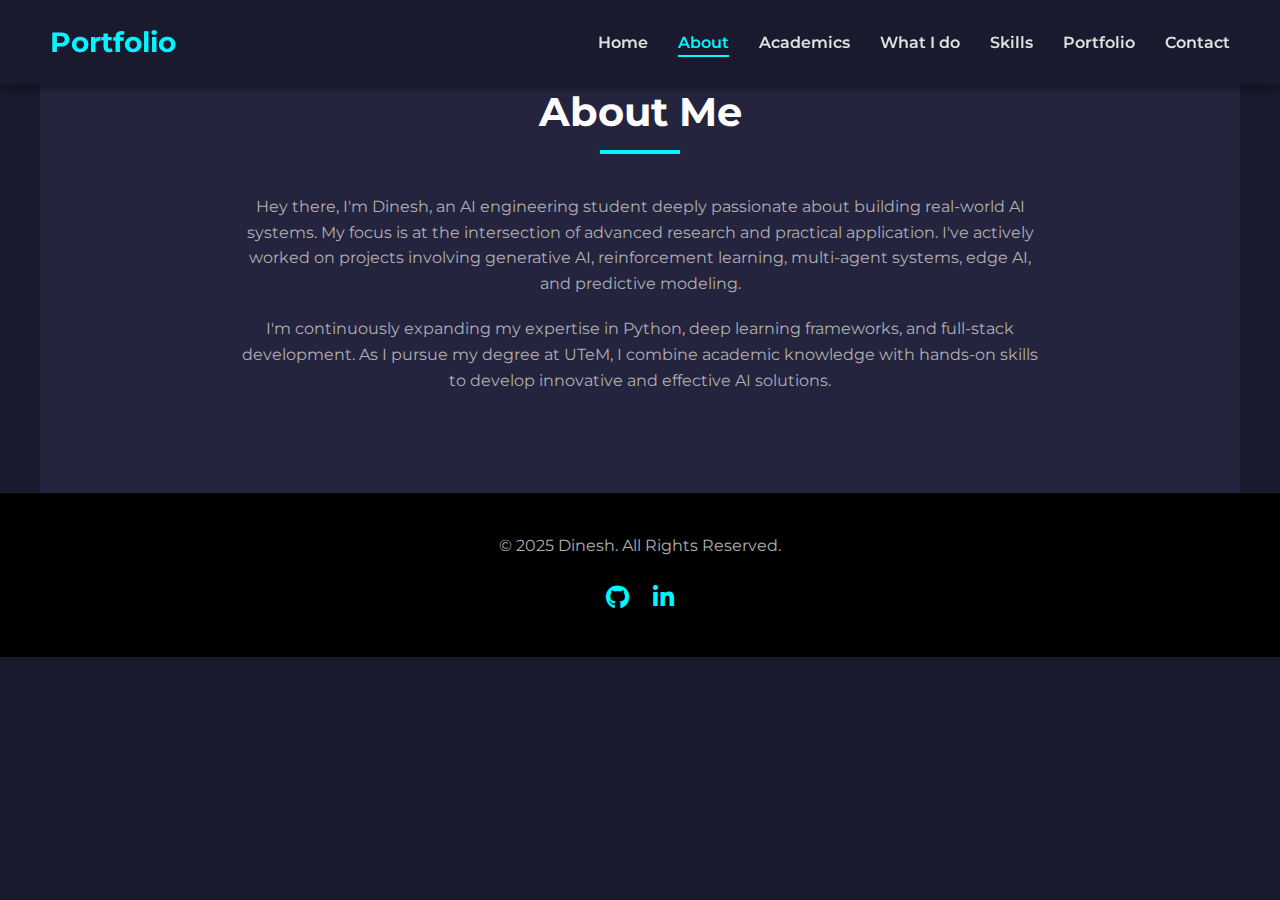
<file: about.html>
<!DOCTYPE html>
<html lang="en">
<head>
    <meta charset="UTF-8">
    <meta name="viewport" content="width=device-width, initial-scale=1.0">
    <title>About Me - Personal Digital Portfolio</title>
    <link rel="stylesheet" href="styles.css">
    <link rel="preconnect" href="https://fonts.googleapis.com">
    <link rel="preconnect" href="https://fonts.gstatic.com" crossorigin>
    <link href="https://fonts.googleapis.com/css2?family=Montserrat:wght@400;600;700&display=swap" rel="stylesheet">
    <link rel="stylesheet" href="https://cdnjs.cloudflare.com/ajax/libs/font-awesome/6.5.1/css/all.min.css">
</head>
<body>
    <header>
        <div class="logo">Portfolio</div>
        <nav>
            <ul class="nav-menu">
                <li><a href="home.html">Home</a></li>
                <li><a href="about.html" class="active">About</a></li>
                <li><a href="academics.html">Academics</a></li>
                <li><a href="whatido.html">What I do</a></li>
                <li><a href="skills.html">Skills</a></li>
                <li><a href="portfolio.html">Portfolio</a></li>
                <li><a href="contact.html">Contact</a></li>
            </ul>
            <div class="hamburger">
                <span></span><span></span><span></span>
            </div>
        </nav>
    </header>

    <section id="about" class="about">
        <h2>About Me</h2>
        <p>Hey there, I'm Dinesh, an AI engineering student deeply passionate about building real-world AI systems. My focus is at the intersection of advanced research and practical application. I've actively worked on projects involving generative AI, reinforcement learning, multi-agent systems, edge AI, and predictive modeling. 
        </p>
        <p>I'm continuously expanding my expertise in Python, deep learning frameworks, and full-stack development. As I pursue my degree at UTeM, I combine academic knowledge with hands-on skills to develop innovative and effective AI solutions.</p>
    </section>

    <footer>
        <p>© 2025 Dinesh. All Rights Reserved.</p>
        <div class="social-icons">
            <a href="https://github.com/dineshmc1" target="_blank"><i class="fab fa-github"></i></a>
            <a href="https://www.linkedin.com/in/dinesh-rama-140794197/" target="_blank"><i class="fab fa-linkedin-in"></i></a>
        </div>
    </footer>

    <div class="back-to-top">↑</div>

    <script src="script.js"></script>
</body>
</html>
</file>
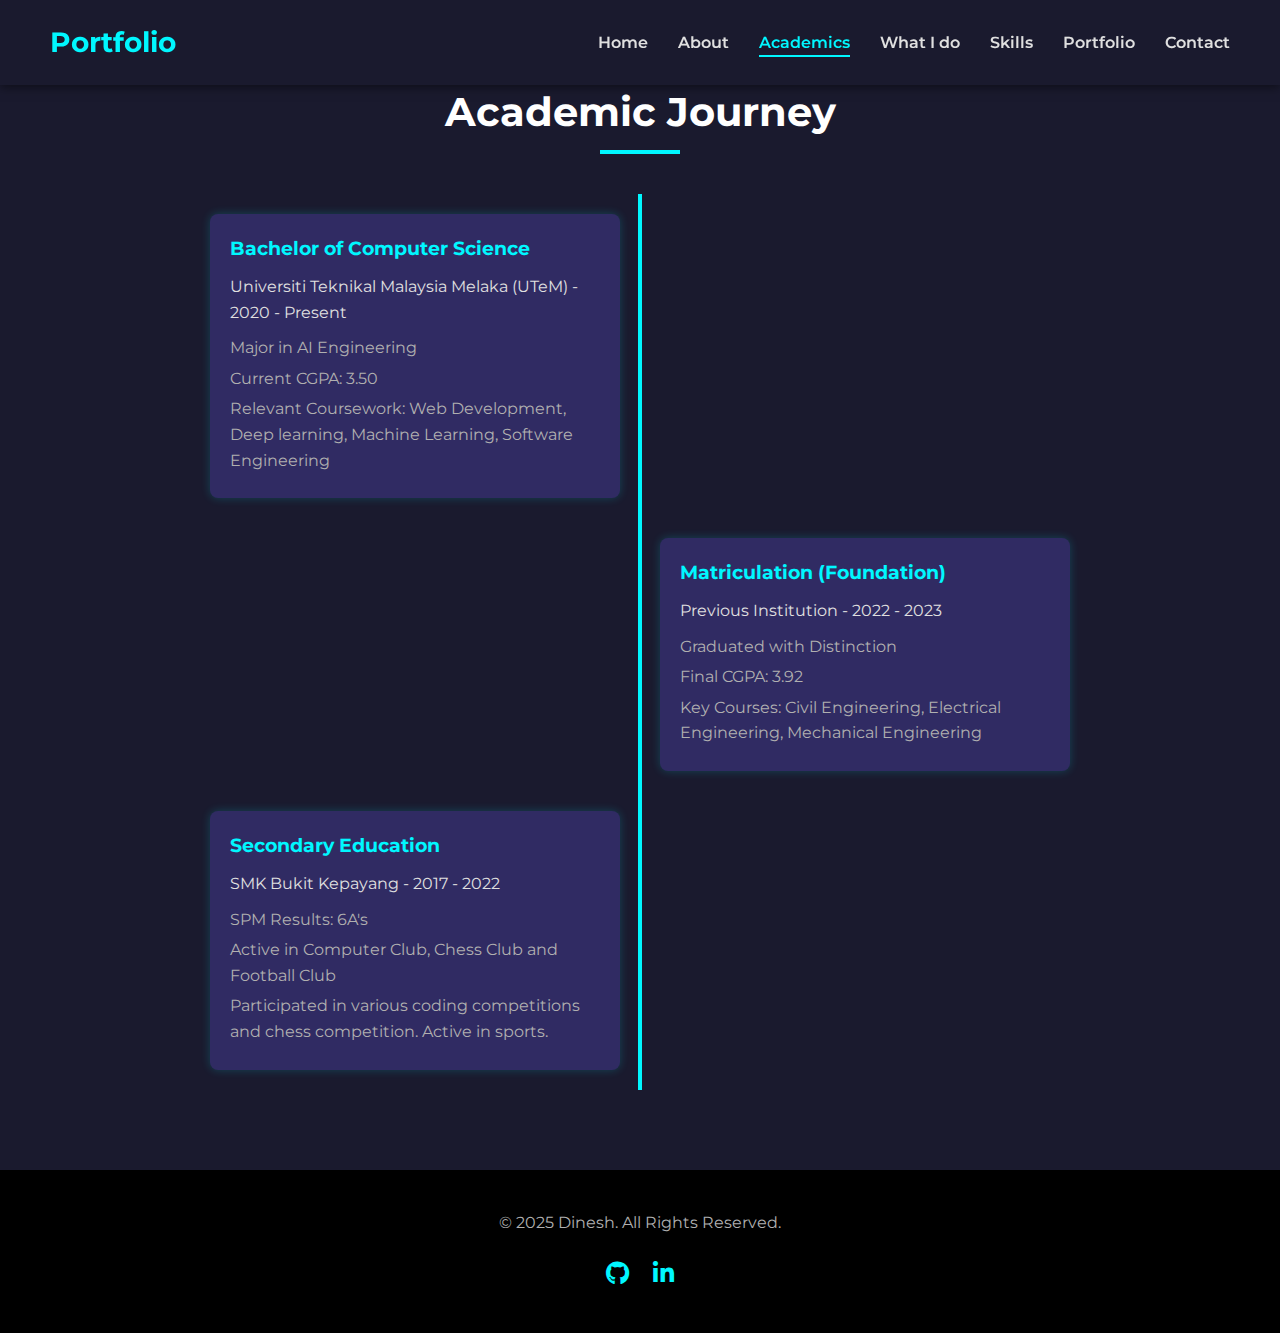
<file: academics.html>
<!DOCTYPE html>
<html lang="en">
<head>
    <meta charset="UTF-8">
    <meta name="viewport" content="width=device-width, initial-scale=1.0">
    <title>Academics - Personal Digital Portfolio</title>
    <link rel="stylesheet" href="styles.css">
    <link rel="preconnect" href="https://fonts.googleapis.com">
    <link rel="preconnect" href="https://fonts.gstatic.com" crossorigin>
    <link href="https://fonts.googleapis.com/css2?family=Montserrat:wght@400;600;700&display=swap" rel="stylesheet">
    <link rel="stylesheet" href="https://cdnjs.cloudflare.com/ajax/libs/font-awesome/6.5.1/css/all.min.css">
</head>
<body>
    <header>
        <div class="logo">Portfolio</div>
        <nav>
            <ul class="nav-menu">
                <li><a href="home.html">Home</a></li>
                <li><a href="about.html">About</a></li>
                <li><a href="academics.html" class="active">Academics</a></li>
                <li><a href="whatido.html">What I do</a></li>
                <li><a href="skills.html">Skills</a></li>
                <li><a href="portfolio.html">Portfolio</a></li>
                <li><a href="contact.html">Contact</a></li>
            </ul>
            <div class="hamburger">
                <span></span><span></span><span></span>
            </div>
        </nav>
    </header>

    <section id="academics" class="academics">
        <h2>Academic Journey</h2>
        <div class="timeline">
            <div class="timeline-item">
                <div class="timeline-content">
                    <h3>Bachelor of Computer Science</h3>
                    <p>Universiti Teknikal Malaysia Melaka (UTeM) - 2020 - Present</p>
                    <ul>
                        <li>Major in AI Engineering</li>
                        <li>Current CGPA: 3.50</li>
                        <li>Relevant Coursework: Web Development, Deep learning, Machine Learning, Software Engineering</li>
                    </ul>
                </div>
            </div>
            <div class="timeline-item">
                <div class="timeline-content">
                    <h3>Matriculation (Foundation)</h3>
                    <p>Previous Institution - 2022 - 2023</p>
                    <ul>
                        <li>Graduated with Distinction</li>
                        <li>Final CGPA: 3.92</li>
                        <li>Key Courses: Civil Engineering, Electrical Engineering, Mechanical Engineering</li>
                    </ul>
                </div>
            </div>
            <div class="timeline-item">
                <div class="timeline-content">
                    <h3>Secondary Education</h3>
                    <p>SMK Bukit Kepayang - 2017 - 2022</p>
                    <ul>
                        <li>SPM Results: 6A's</li>
                        <li>Active in Computer Club, Chess Club and Football Club</li>
                        <li>Participated in various coding competitions and chess competition. Active in sports.</li>
                    </ul>
                </div>
            </div>
        </div>
    </section>

    <footer>
        <p>© 2025 Dinesh. All Rights Reserved.</p>
        <div class="social-icons">
            <a href="https://github.com/dineshmc1" target="_blank"><i class="fab fa-github"></i></a>
            <a href="https://www.linkedin.com/in/dinesh-rama-140794197/" target="_blank"><i class="fab fa-linkedin-in"></i></a>
        </div>
    </footer>

    <div class="back-to-top">↑</div>

    <script src="script.js"></script>
</body>
</html>
</file>
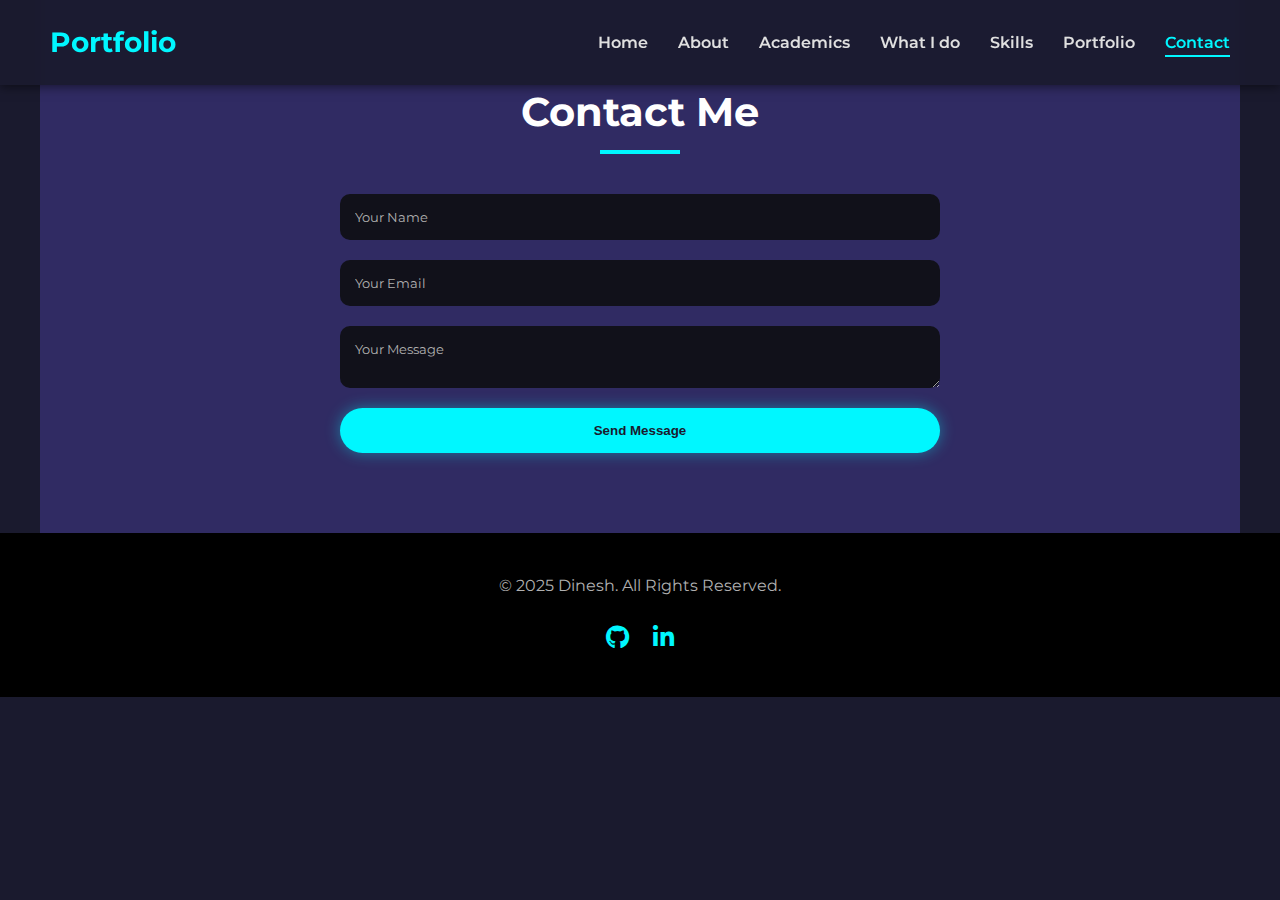
<file: contact.html>
<!DOCTYPE html>
<html lang="en">
<head>
    <meta charset="UTF-8">
    <meta name="viewport" content="width=device-width, initial-scale=1.0">
    <title>Contact Me - Personal Digital Portfolio</title>
    <link rel="stylesheet" href="styles.css">
    <link rel="preconnect" href="https://fonts.googleapis.com">
    <link rel="preconnect" href="https://fonts.gstatic.com" crossorigin>
    <link href="https://fonts.googleapis.com/css2?family=Montserrat:wght@400;600;700&display=swap" rel="stylesheet">
    <link rel="stylesheet" href="https://cdnjs.cloudflare.com/ajax/libs/font-awesome/6.5.1/css/all.min.css">
</head>
<body>
    <header>
        <div class="logo">Portfolio</div>
        <nav>
            <ul class="nav-menu">
                <li><a href="index.html">Home</a></li>
                <li><a href="about.html">About</a></li>
                <li><a href="academics.html">Academics</a></li>
                <li><a href="whatido.html">What I do</a></li>
                <li><a href="skills.html">Skills</a></li>
                <li><a href="portfolio.html">Portfolio</a></li>
                <li><a href="contact.html" class="active">Contact</a></li>
            </ul>
            <div class="hamburger">
                <span></span><span></span><span></span>
            </div>
        </nav>
    </header>

    <section id="contact" class="contact">
        <h2>Contact Me</h2>
        <form id="contact-form">
            <input type="text" name="name" placeholder="Your Name" required>
            <input type="email" name="email" placeholder="Your Email" required>
            <textarea name="message" placeholder="Your Message" required></textarea>
            <button type="submit" class="btn">Send Message</button>
        </form>
    </section>

    <footer>
        <p>© 2025 Dinesh. All Rights Reserved.</p>
        <div class="social-icons">
            <a href="https://github.com/dineshmc1" target="_blank"><i class="fab fa-github"></i></a>
            <a href="https://www.linkedin.com/in/dinesh-rama-140794197/" target="_blank"><i class="fab fa-linkedin-in"></i></a>
        </div>
    </footer>

    <div class="back-to-top">↑</div>

    <script src="script.js"></script>
</body>
</html>
</file>
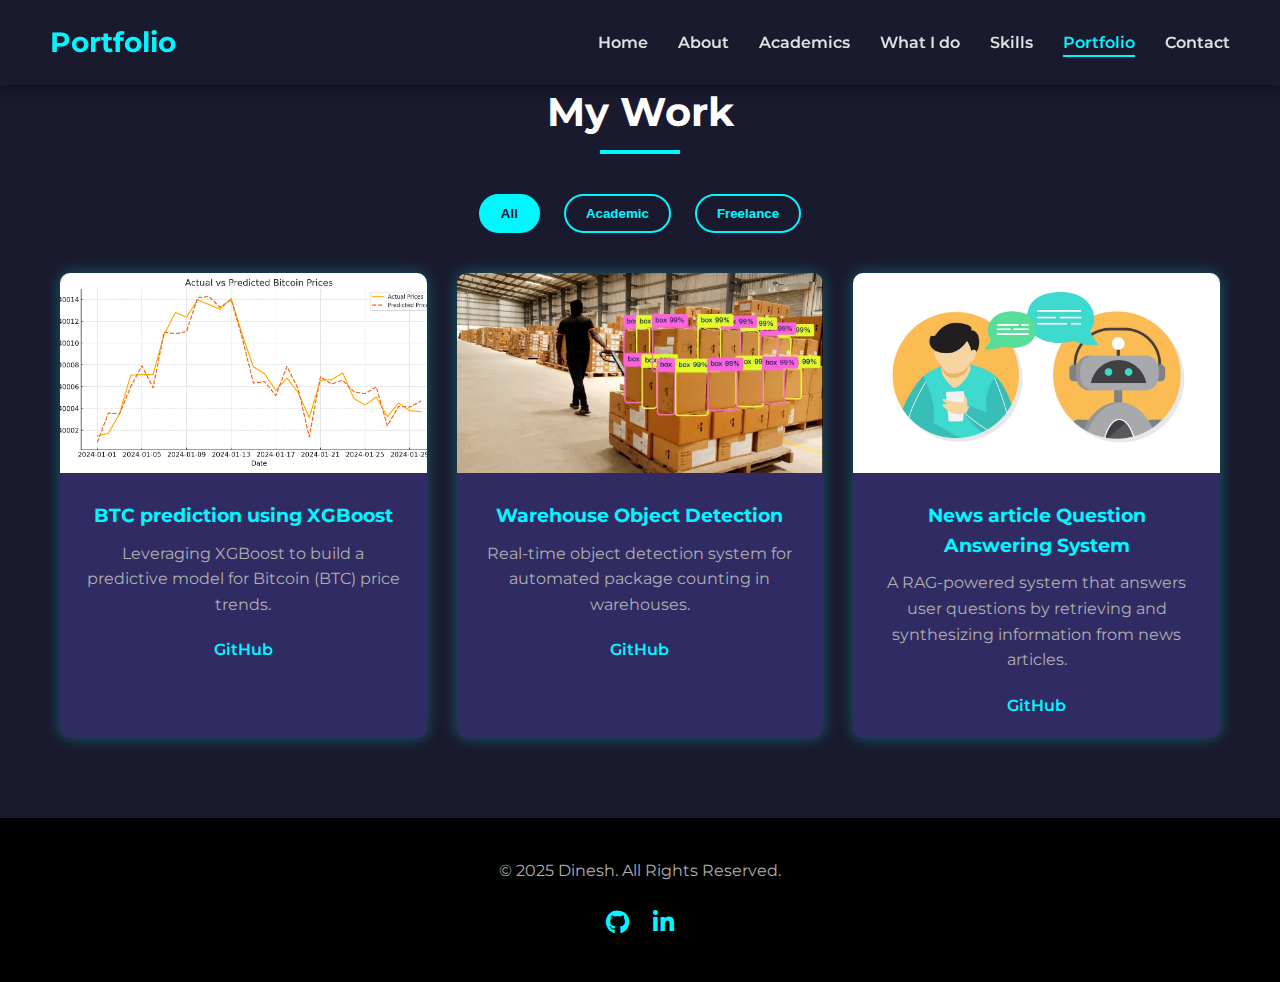
<file: portfolio.html>
<!DOCTYPE html>
<html lang="en">
<head>
    <meta charset="UTF-8">
    <meta name="viewport" content="width=device-width, initial-scale=1.0">
    <title>Portfolio - Personal Digital Portfolio</title>
    <link rel="stylesheet" href="styles.css">
    <link rel="preconnect" href="https://fonts.googleapis.com">
    <link rel="preconnect" href="https://fonts.gstatic.com" crossorigin>
    <link href="https://fonts.googleapis.com/css2?family=Montserrat:wght@400;600;700&display=swap" rel="stylesheet">
    <link rel="stylesheet" href="https://cdnjs.cloudflare.com/ajax/libs/font-awesome/6.5.1/css/all.min.css">
</head>
<body>
    <header>
        <div class="logo">Portfolio</div>
        <nav>
            <ul class="nav-menu">
                <li><a href="home.html">Home</a></li>
                <li><a href="about.html">About</a></li>
                <li><a href="academics.html">Academics</a></li>
                <li><a href="whatido.html">What I do</a></li>
                <li><a href="skills.html">Skills</a></li>
                <li><a href="portfolio.html" class="active">Portfolio</a></li>
                <li><a href="contact.html">Contact</a></li>
            </ul>
            <div class="hamburger">
                <span></span><span></span><span></span>
            </div>
        </nav>
    </header>

    <section id="portfolio" class="portfolio">
        <h2>My Work</h2>
        <div class="filter-buttons">
            <button class="filter-btn active" data-filter="all">All</button>
            <button class="filter-btn" data-filter="academic">Academic</button>
            <button class="filter-btn" data-filter="freelance">Freelance</button>
        </div>
        <div class="portfolio-grid">
            <!-- Example Project 1 -->
            <div class="portfolio-item academic" data-category="academic">
                <img src="images/btc prediction.png" alt="Project 1">
                <div class="portfolio-info">
                    <h3>BTC prediction using XGBoost</h3>
                    <p>Leveraging XGBoost to build a predictive model for Bitcoin (BTC) price trends.</p>
                    <a href="https://github.com/dineshmc1/Btc-prediction-using-XGBoost" target="_blank">GitHub</a>
                </div>
            </div>
            <!-- Example Project 2 -->
            <div class="portfolio-item freelance" data-category="freelance">
                <img src="images/warehouse.png" alt="Project 2">
                <div class="portfolio-info">
                    <h3>Warehouse Object Detection</h3>
                    <p>Real-time object detection system for automated package counting in warehouses.</p>
                    <a href="https://github.com/dineshmc1/Warehouse-Object-detection" target="_blank">GitHub</a>
                </div>
            </div>
            <!-- Example Project 3 -->
            <div class="portfolio-item academic" data-category="academic">
                <img src="images/question.png" alt="Project 3">
                <div class="portfolio-info">
                    <h3>News article Question Answering System</h3>
                    <p>A RAG-powered system that answers user questions by retrieving and synthesizing information from news articles.</p>
                    <a href="https://github.com/dineshmc1/News_article-using-rag" target="_blank">GitHub</a>
                </div>
            </div>
        </div>
    </section>

    <footer>
        <p>© 2025 Dinesh. All Rights Reserved.</p>
        <div class="social-icons">
            <a href="https://github.com/dineshmc1" target="_blank"><i class="fab fa-github"></i></a>
            <a href="https://www.linkedin.com/in/dinesh-rama-140794197/" target="_blank"><i class="fab fa-linkedin-in"></i></a>
        </div>
    </footer>

    <div class="back-to-top">↑</div>

    <script src="script.js"></script>
</body>
</html>
</file>
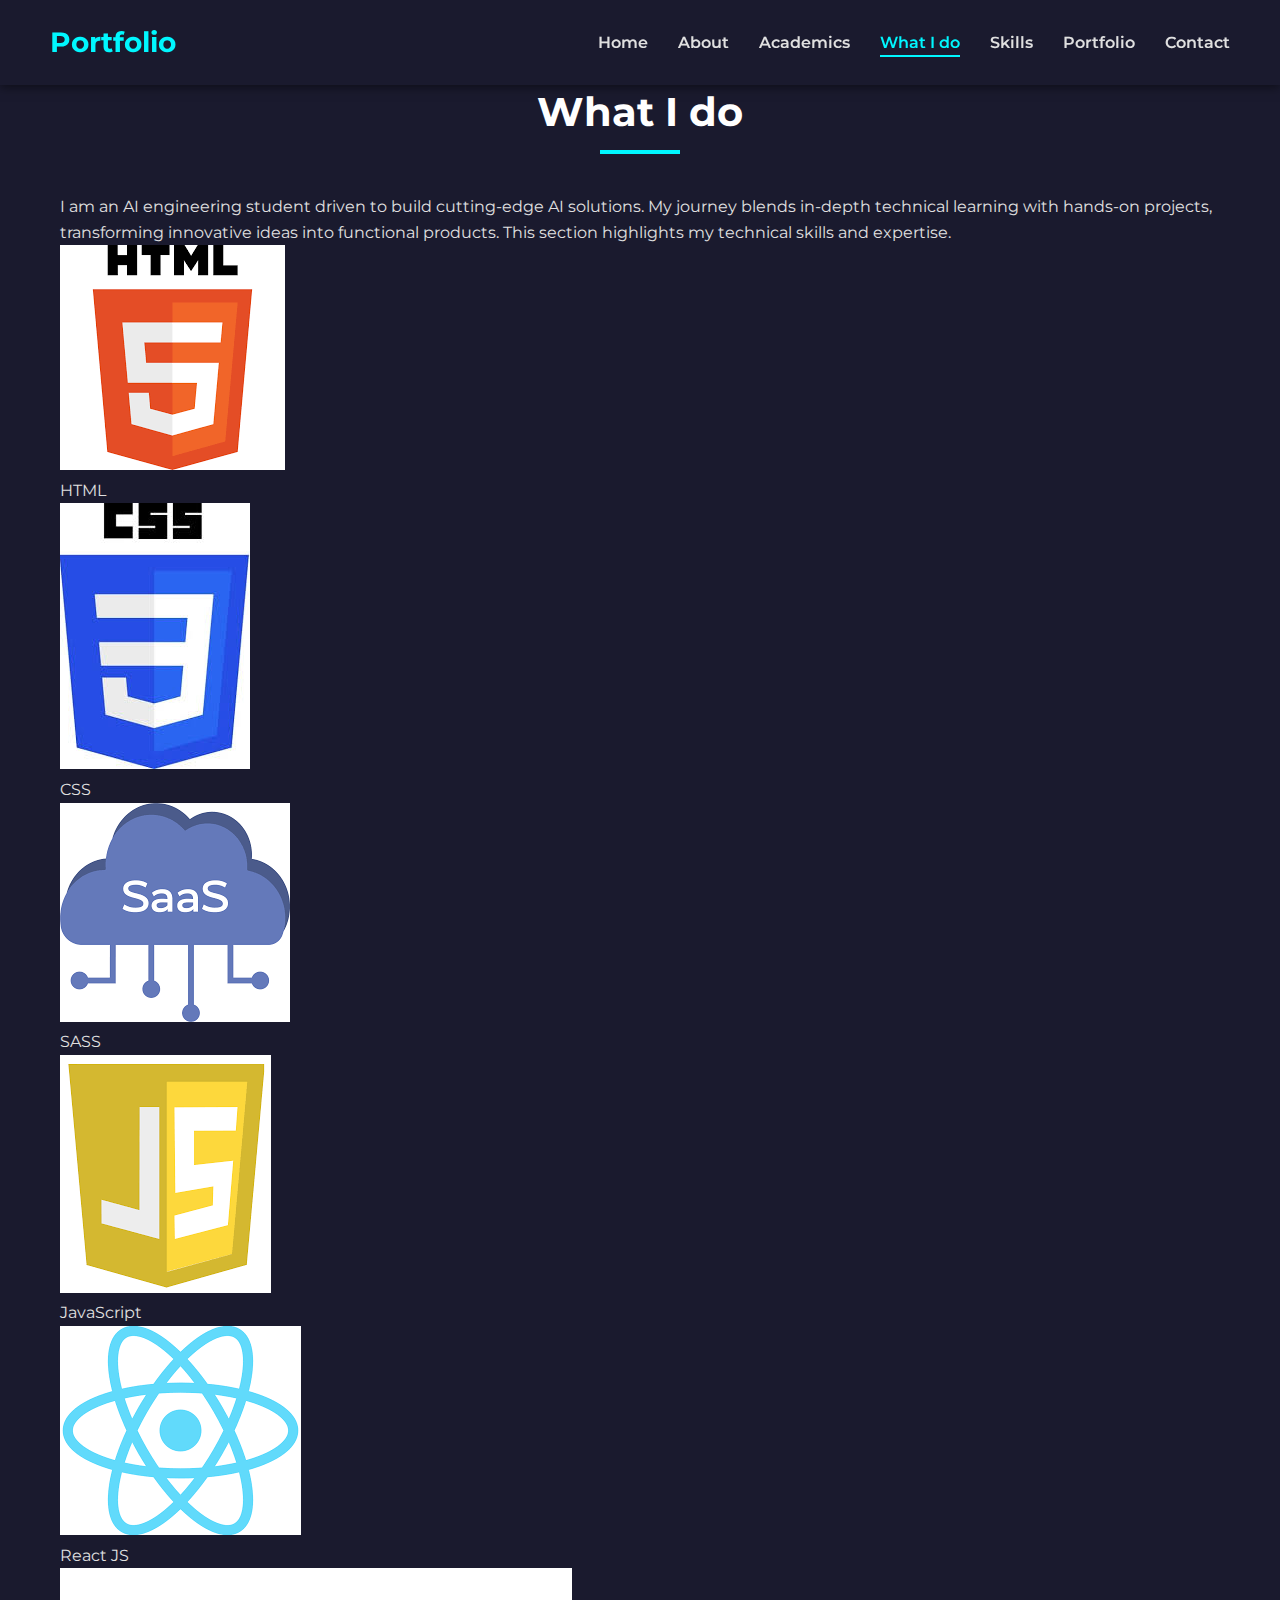
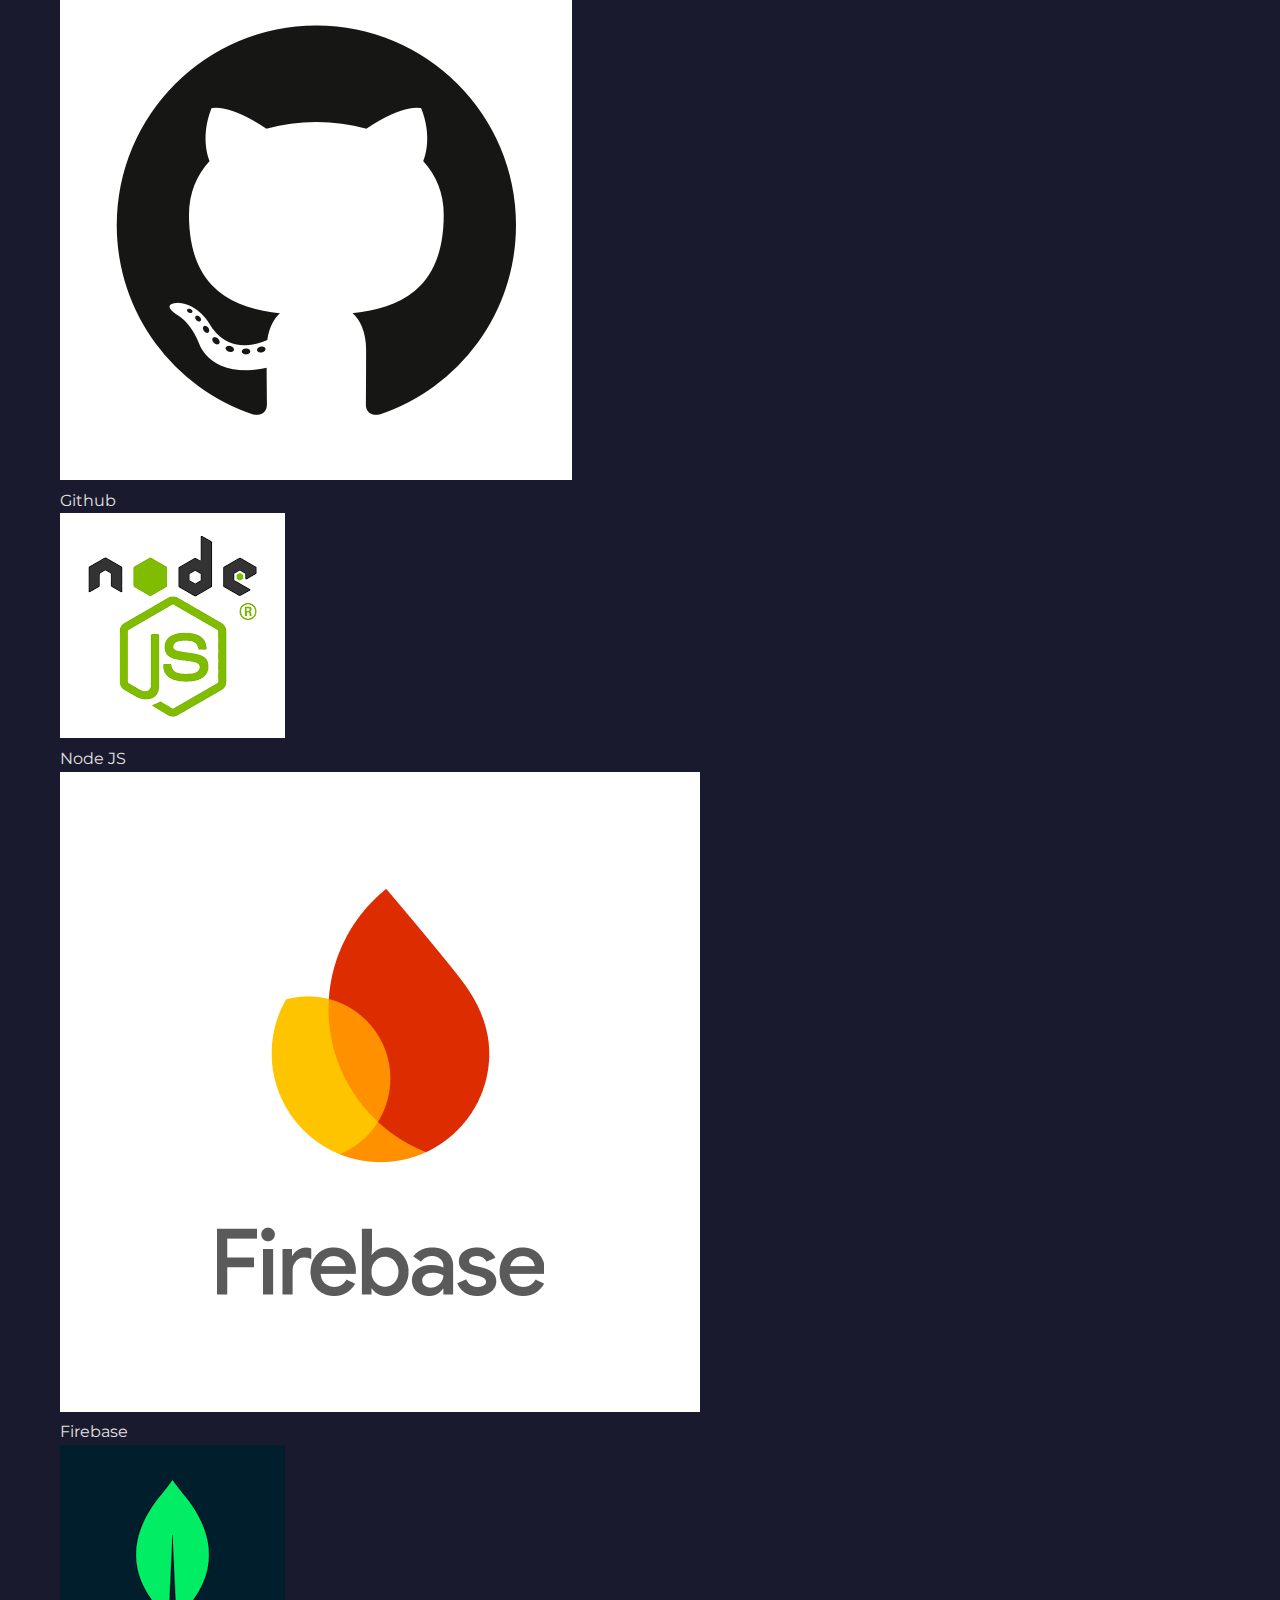
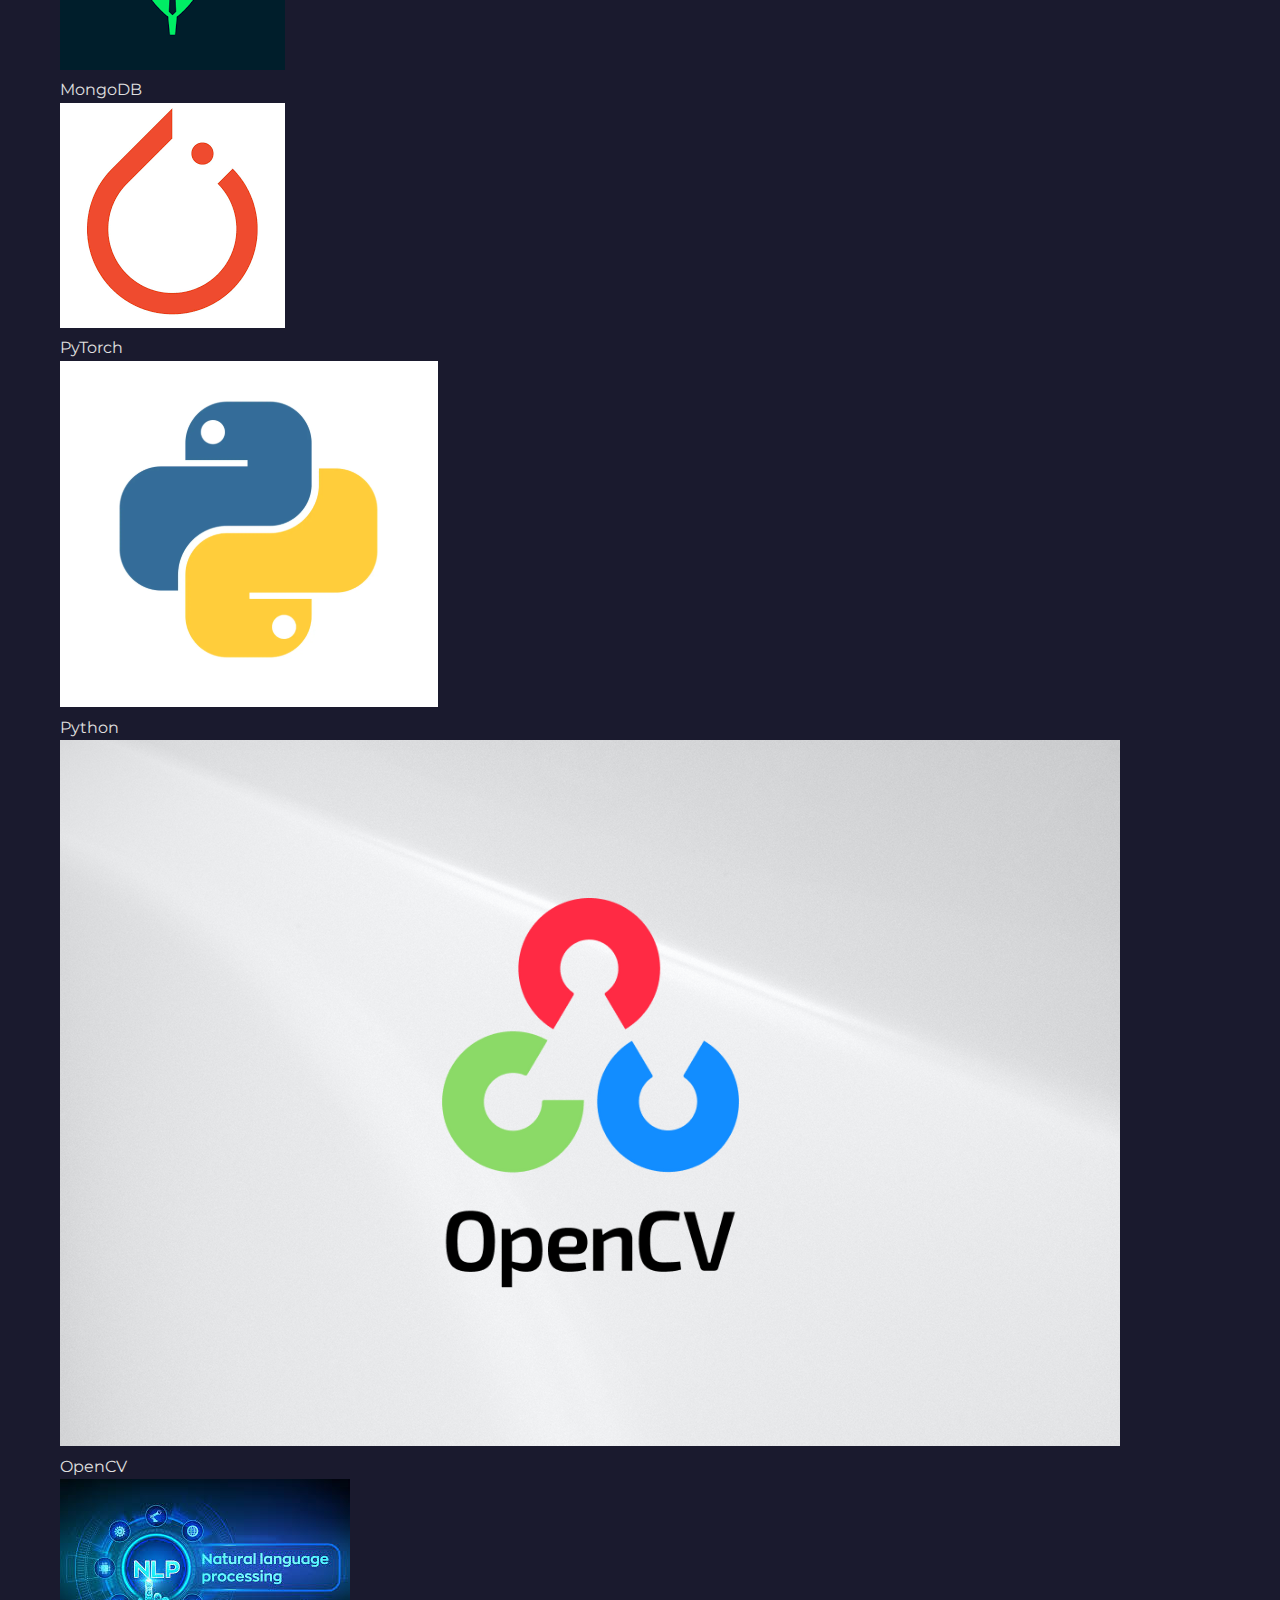
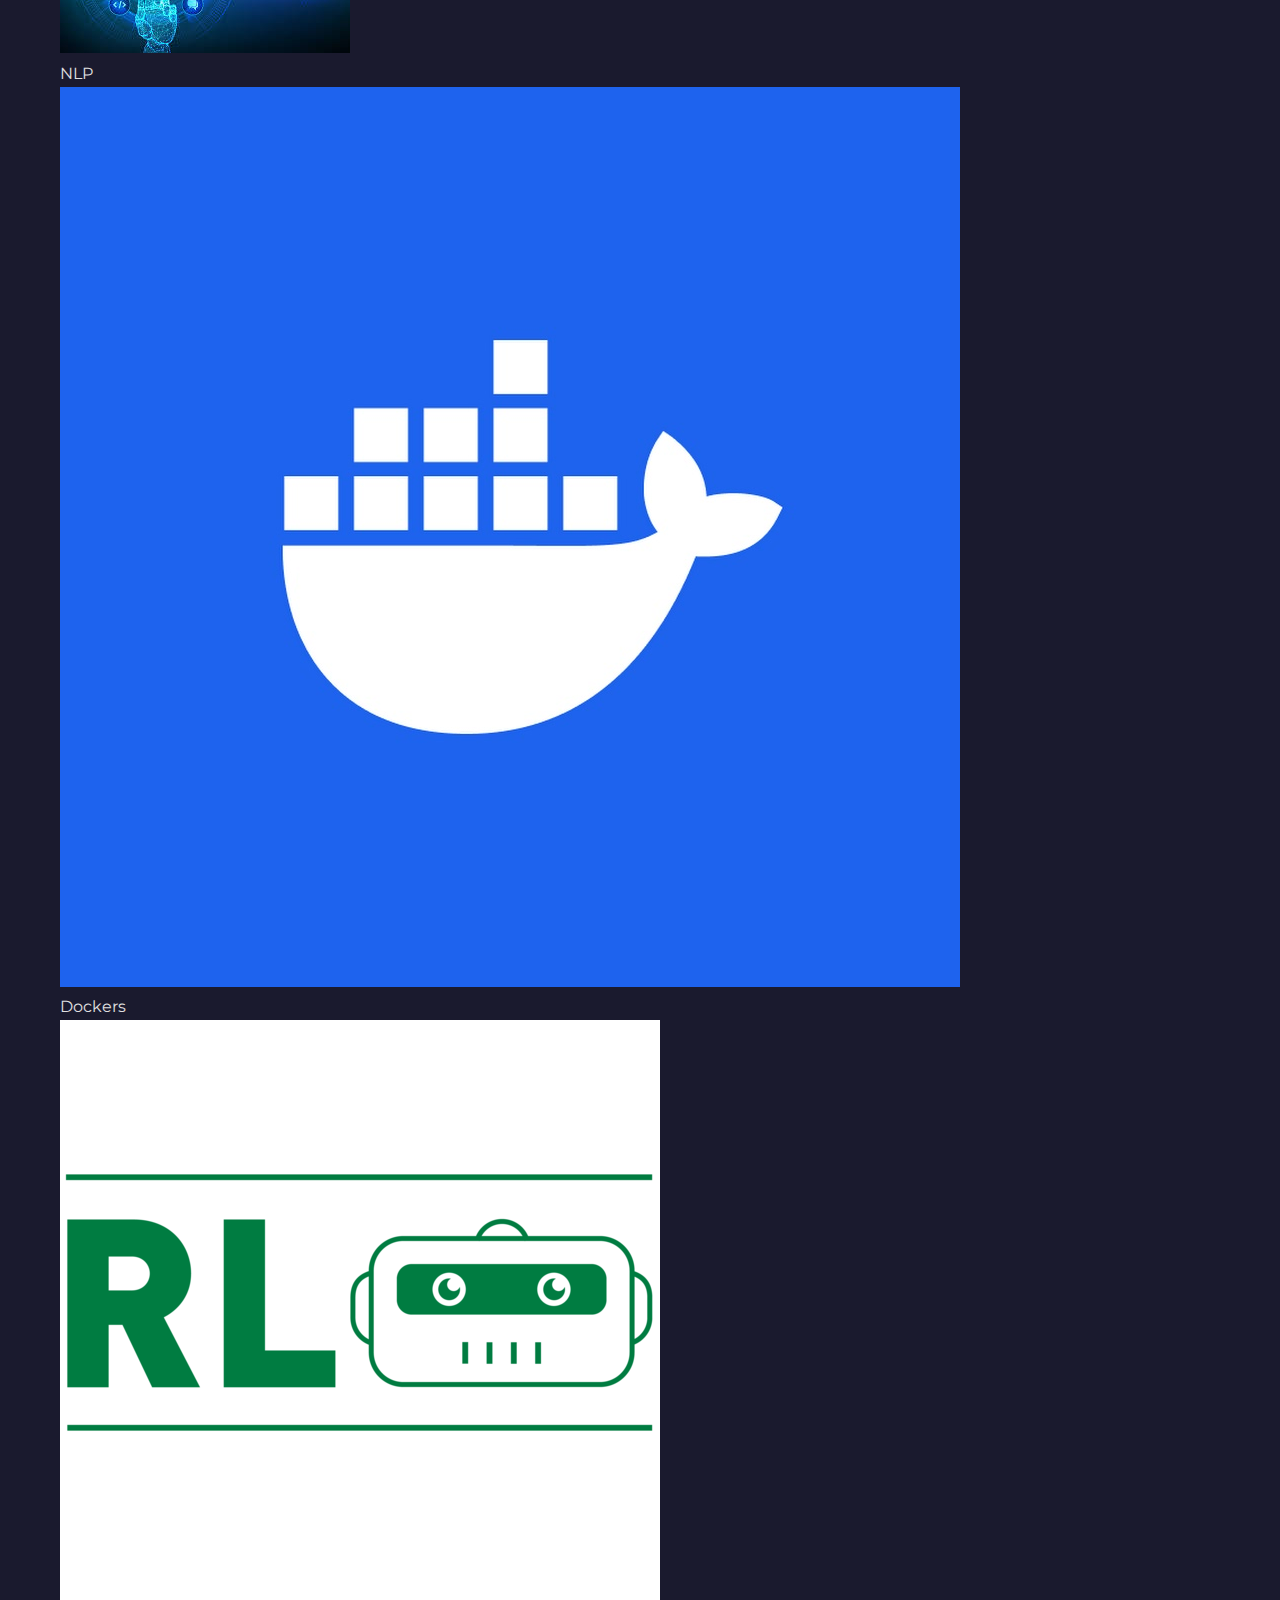
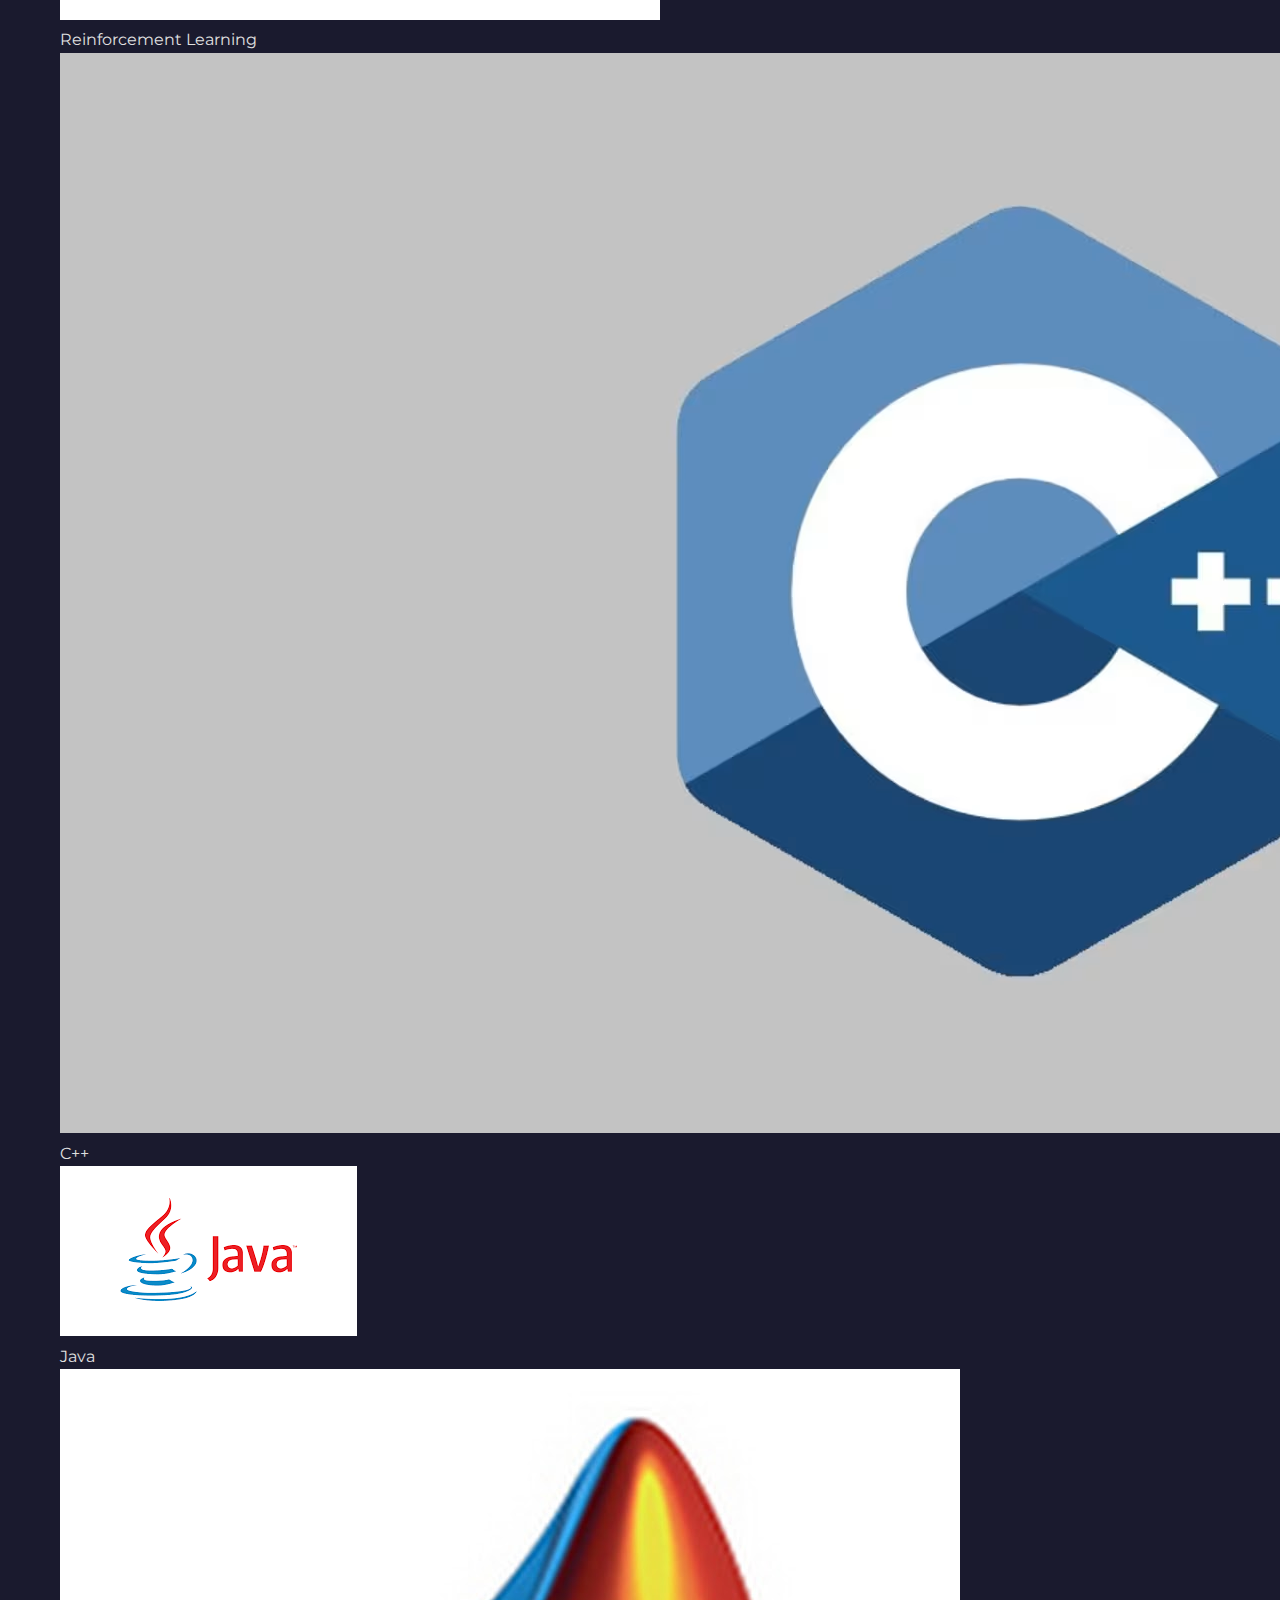
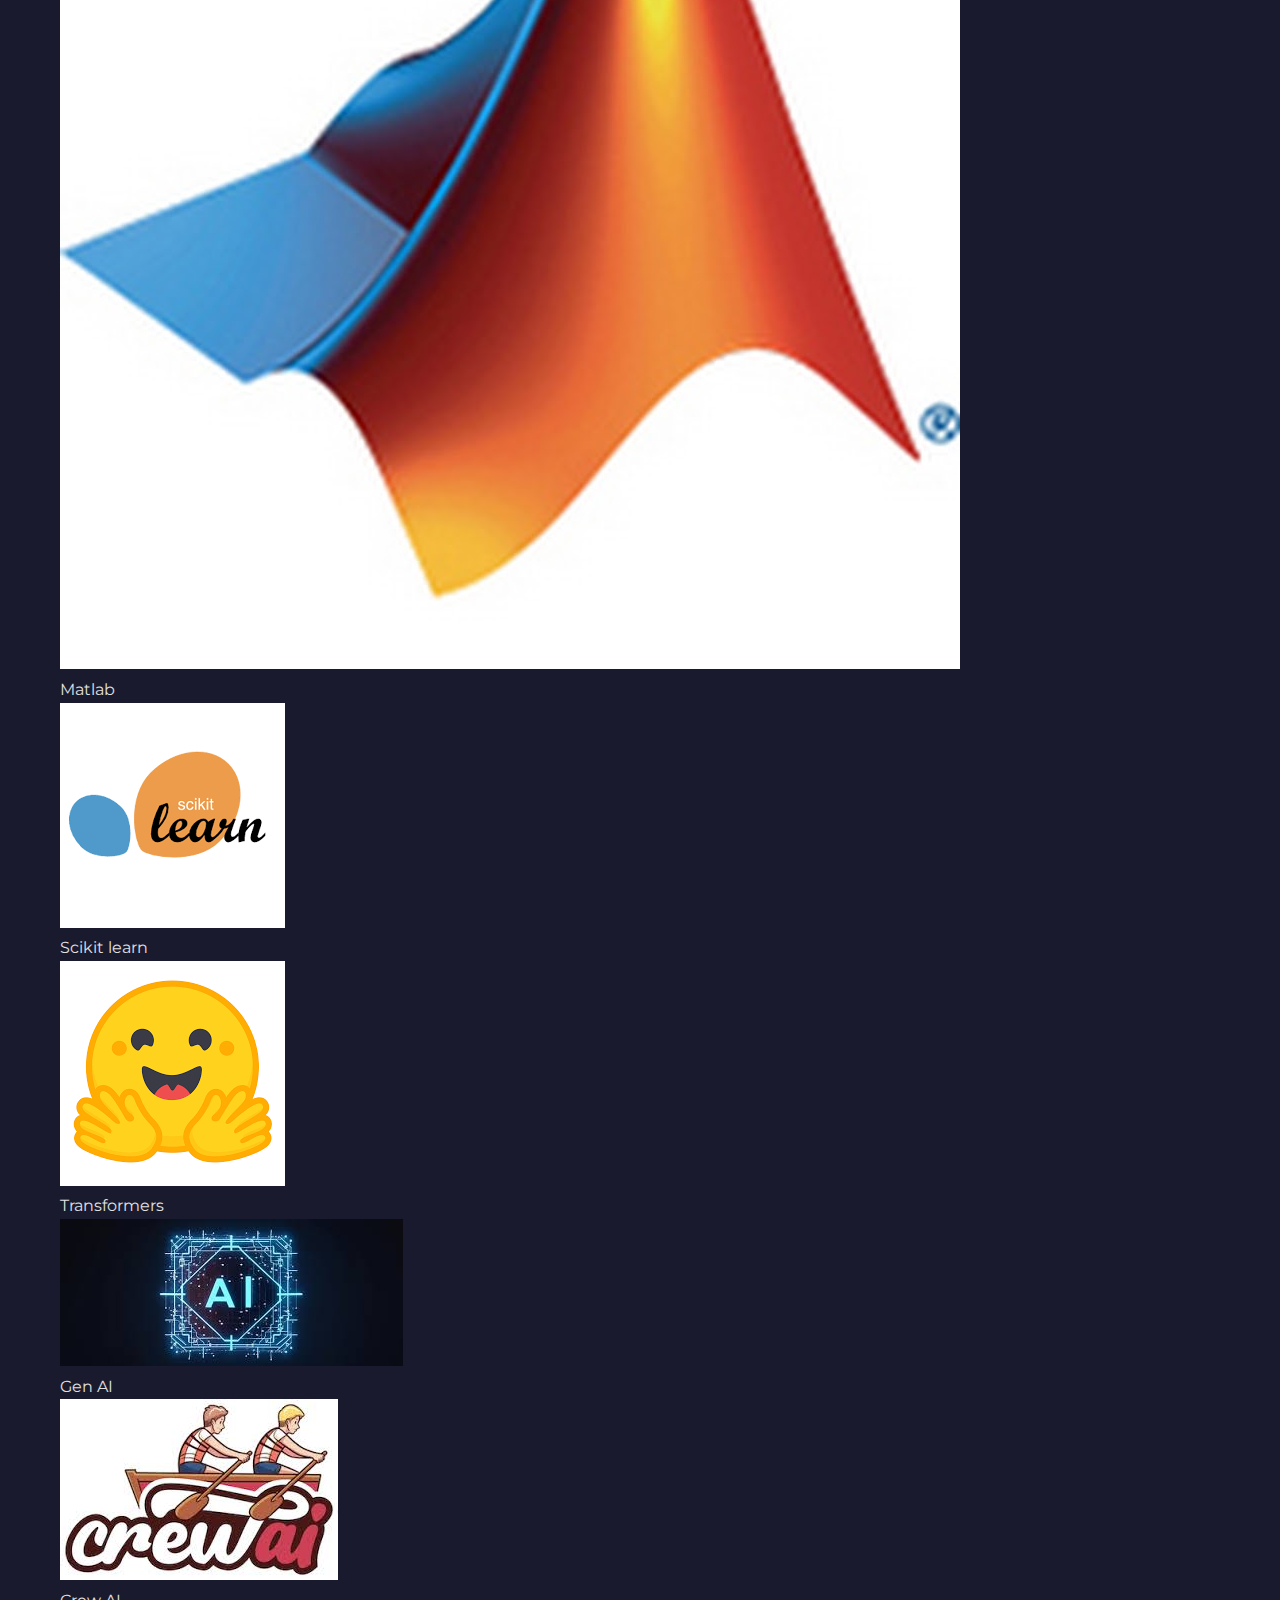
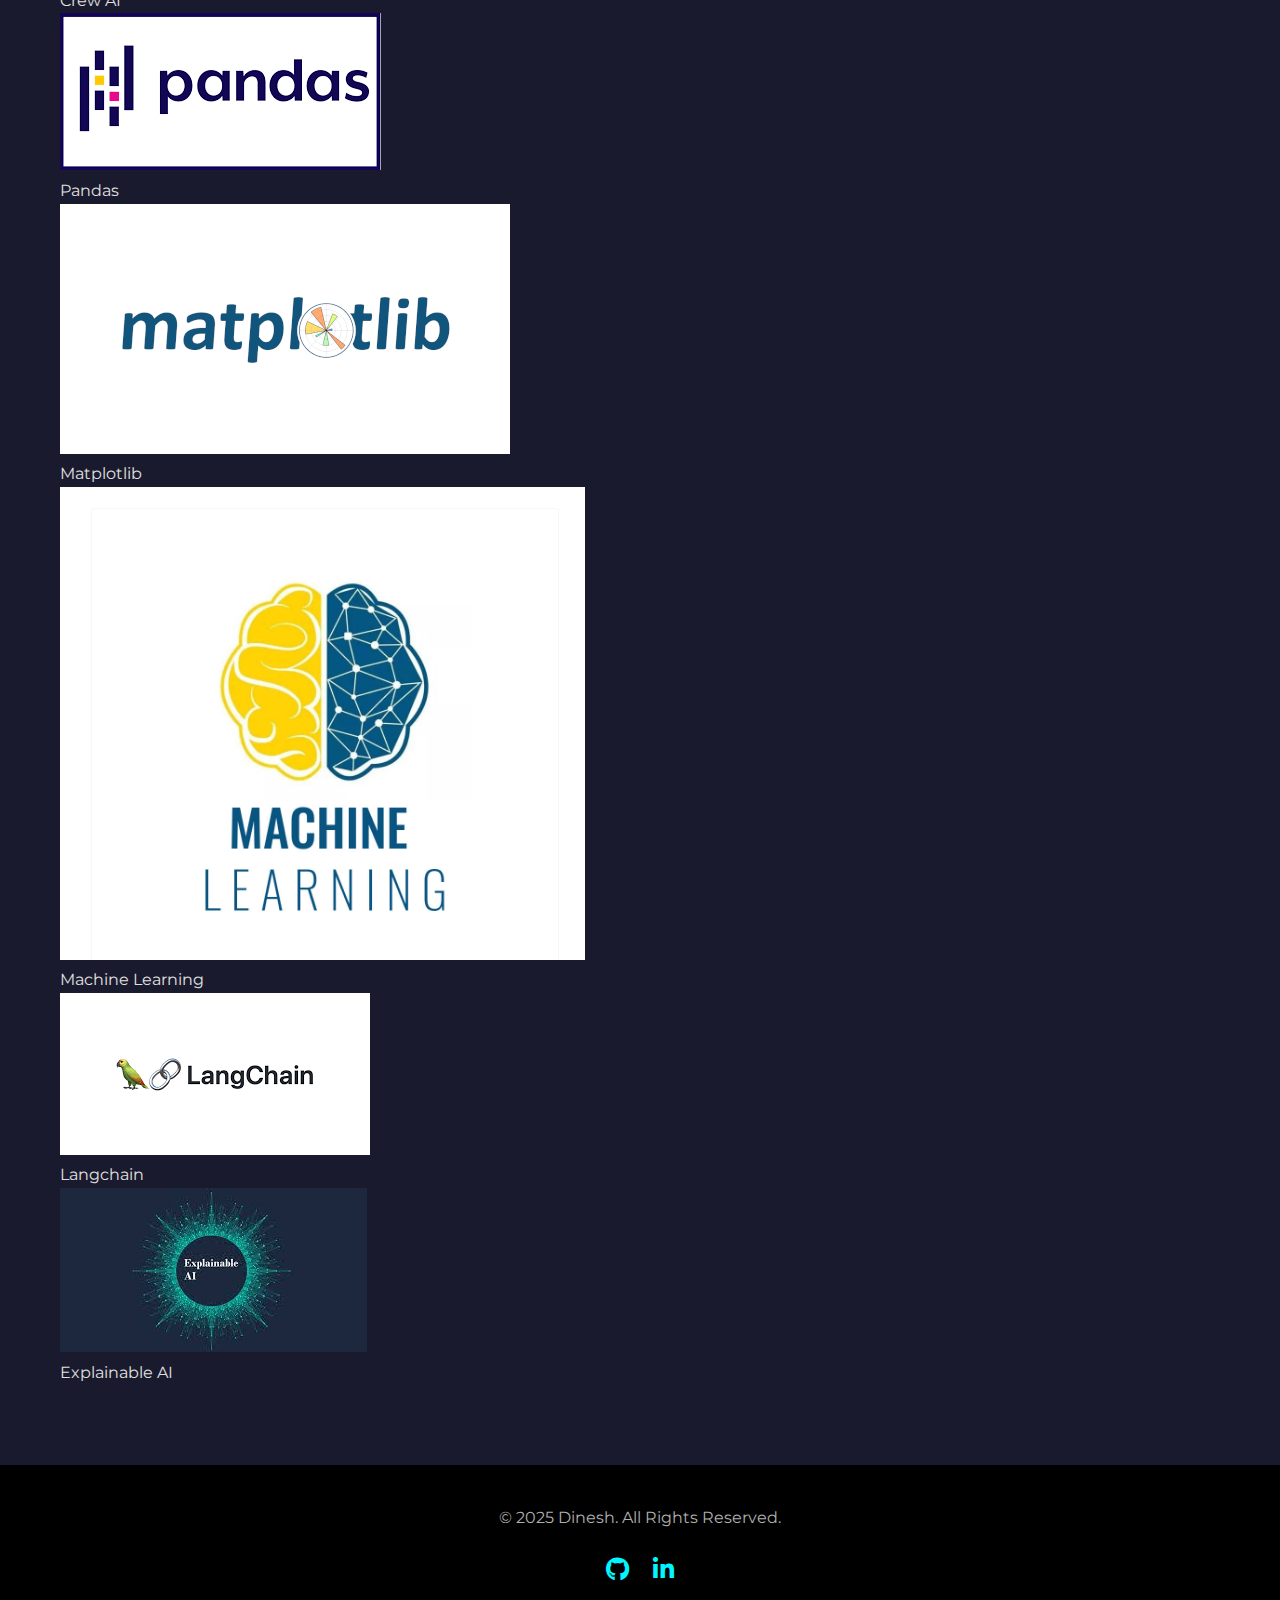
<file: whatido.html>
<!DOCTYPE html>
<html lang="en">
<head>
    <meta charset="UTF-8">
    <meta name="viewport" content="width=device-width, initial-scale=1.0">
    <title>What I Do - Personal Digital Portfolio</title>
    <link rel="stylesheet" href="styles.css">
    <link rel="preconnect" href="https://fonts.googleapis.com">
    <link rel="preconnect" href="https://fonts.gstatic.com" crossorigin>
    <link href="https://fonts.googleapis.com/css2?family=Montserrat:wght@400;600;700&display=swap" rel="stylesheet">
    <link rel="stylesheet" href="https://cdnjs.cloudflare.com/ajax/libs/font-awesome/6.5.1/css/all.min.css">
</head>
<body>
    <header>
        <div class="logo">Portfolio</div>
        <nav>
            <ul class="nav-menu">
                <li><a href="home.html">Home</a></li>
                <li><a href="about.html">About</a></li>
                <li><a href="academics.html">Academics</a></li>
                <li><a href="whatido.html" class="active">What I do</a></li>
                <li><a href="skills.html">Skills</a></li>
                <li><a href="portfolio.html">Portfolio</a></li>
                <li><a href="contact.html">Contact</a></li>
            </ul>
            <div class="hamburger">
                <span></span><span></span><span></span>
            </div>
        </nav>
    </header>

    <section id="what-i-do" class="what-i-do">
        <h2>What I do</h2>
        <p class="description">I am an AI engineering student driven to build cutting-edge AI solutions. My journey blends in-depth technical learning with hands-on projects, transforming innovative ideas into functional products. This section highlights my technical skills and expertise.</p>
        <div class="skills-container">
            <div class="skill-item">
                <img src="images/html.png" alt="HTML">
                <p>HTML</p>
            </div>
            <div class="skill-item">
                <img src="images/css.jpg" alt="CSS">
                <p>CSS</p>
            </div>
            <div class="skill-item">
                <img src="images/saas.png" alt="SASS">
                <p>SASS</p>
            </div>
            <div class="skill-item">
                <img src="images/javascript.png" alt="JavaScript">
                <p>JavaScript</p>
            </div>
            <div class="skill-item">
                <img src="images/react js.png" alt="React JS">
                <p>React JS</p>
            </div>
            <div class="skill-item">
                <img src="images/github.png" alt="Github">
                <p>Github</p>
            </div>
            <div class="skill-item">
                <img src="images/node js.png" alt="Node JS">
                <p>Node JS</p>
            </div>
            <div class="skill-item">
                <img src="images/firebase.png" alt="Firebase">
                <p>Firebase</p>
            </div>
            <div class="skill-item">
                <img src="images/mongodb.png" alt="MongoDB">
                <p>MongoDB</p>
            </div>
            <div class="skill-item">
                <img src="images/pytorch.png" alt="PyTorch">
                <p>PyTorch</p>
            </div>
            <div class="skill-item">
                <img src="images/python.png" alt="Python">
                <p>Python</p>
            </div>
            <div class="skill-item">
                <img src="images/opencv.png" alt="OpenCV">
                <p>OpenCV</p>
            </div>
            <div class="skill-item">
                <img src="images/nlp.jpg" alt="NLP">
                <p>NLP</p>
            </div>
            <div class="skill-item">
                <img src="images/docker.jpg" alt="Dockers">
                <p>Dockers</p>
            </div>
            <div class="skill-item">
                <img src="images/rl.png" alt="Reinforcement Learning">
                <p>Reinforcement Learning</p>
            </div>
            <div class="skill-item">
                <img src="images/c++.avif" alt="C++">
                <p>C++</p>
            </div>
            <div class="skill-item">
                <img src="images/java.png" alt="Java">
                <p>Java</p>
            </div>
            <div class="skill-item">
                <img src="images/matlab.jpg" alt="Matlab">
                <p>Matlab</p>
            </div>
            <div class="skill-item">
                <img src="images/scikitlearn.png" alt="Scikit learn">
                <p>Scikit learn</p>
            </div>
            <div class="skill-item">
                <img src="images/transformers.png" alt="Transformers">
                <p>Transformers</p>
            </div>
            <div class="skill-item">
                <img src="images/genai.jpg" alt="Gen AI">
                <p>Gen AI</p>
            </div>
            <div class="skill-item">
                <img src="images/crewai.jpg" alt="Crew AI">
                <p>Crew AI</p>
            </div>
            <div class="skill-item">
                <img src="images/pandas.png" alt="Pandas">
                <p>Pandas</p>
            </div>
            <div class="skill-item">
                <img src="images/matplotlib.png" alt="Matplotlib">
                <p>Matplotlib</p>
            </div>
            <div class="skill-item">
                <img src="images/machine learning.png" alt="Machine Learning">
                <p>Machine Learning</p>
            </div>
            <div class="skill-item">
                <img src="images/langchain.png" alt="LLM">
                <p>Langchain</p>
            </div>
            <div class="skill-item">
                <img src="images/explainable ai.jpg" alt="Explainable AI">
                <p>Explainable AI</p>
            </div>
        </div>
    </section>

    <footer>
        <p>© 2025 Dinesh. All Rights Reserved.</p>
        <div class="social-icons">
            <a href="https://github.com/dineshmc1" target="_blank"><i class="fab fa-github"></i></a>
            <a href="https://www.linkedin.com/in/dinesh-rama-140794197/" target="_blank"><i class="fab fa-linkedin-in"></i></a>
        </div>
    </footer>

    <div class="back-to-top">↑</div>

    <script src="script.js"></script>
</body>
</html>
</file>
<file: styles.css>
/* Reset & Base Styles */
* {
    margin: 0;
    padding: 0;
    box-sizing: border-box;
}

html {
    scroll-behavior: smooth;
}

body {
    font-family: 'Montserrat', sans-serif;
    background: #1a1a2e; /* Dark background */
    color: #e0e0e0; /* Light text color */
    line-height: 1.6;
    overflow-x: hidden;
}

section {
    padding: 80px 20px;
    max-width: 1200px;
    margin: auto;
}

h1, h2, h3 {
    font-weight: 700;
    color: #ffffff;
}

/* Header */
header {
    position: fixed;
    width: 100%;
    top: 0;
    left: 0;
    background: rgba(26, 26, 46, 0.95); /* Slightly transparent dark background */
    backdrop-filter: blur(5px);
    display: flex;
    justify-content: space-between;
    align-items: center;
    padding: 20px 50px;
    z-index: 999;
    box-shadow: 0 2px 10px rgba(0, 0, 0, 0.5);
}

.logo {
    font-size: 28px;
    font-weight: 700;
    color: #00f7ff; /* Accent color */
}

.nav-menu {
    display: flex;
    list-style: none;
}

.nav-menu li {
    margin-left: 30px;
}

.nav-menu a {
    text-decoration: none;
    color: #e0e0e0;
    position: relative;
    transition: color 0.3s;
    font-weight: 600;
}

.nav-menu a:hover,
.nav-menu a.active {
    color: #00f7ff;
}

.nav-menu a::after {
    content: '';
    position: absolute;
    width: 0;
    height: 2px;
    left: 0;
    bottom: -5px;
    background: #00f7ff;
    transition: width 0.3s;
}

.nav-menu a:hover::after,
.nav-menu a.active::after {
    width: 100%;
}

.hamburger {
    display: none;
    flex-direction: column;
    cursor: pointer;
}

.hamburger span {
    height: 3px;
    width: 25px;
    background: #e0e0e0;
    margin-bottom: 5px;
    border-radius: 5px;
    transition: all 0.3s;
}

.hamburger.active span:nth-child(1) {
    transform: translateY(8px) rotate(45deg);
}
.hamburger.active span:nth-child(2) {
    opacity: 0;
}
.hamburger.active span:nth-child(3) {
    transform: translateY(-8px) rotate(-45deg);
}

/* Hero Section */
.hero {
    height: 100vh;
    display: flex;
    align-items: center;
    justify-content: space-around;
    padding: 0 50px;
    background: #1a1a2e; /* Dark background */
    color: #e0e0e0;
    position: relative;
}

.hero-text {
    max-width: 600px;
}

.hero-text p {
    font-size: 20px;
    margin-bottom: 10px;
}

.hero-text h1 {
    font-size: 60px;
    margin-bottom: 10px;
    color: #ffffff;
}

.hero-text h3 {
    font-size: 30px;
    margin-bottom: 20px;
}

.hero-text .highlight {
    color: #00f7ff;
}

.hero-text .description {
    font-size: 18px;
    margin-bottom: 30px;
    color: #b0b0b0;
}

.social-links {
    display: flex;
    gap: 15px;
    margin-bottom: 30px;
}

.social-icon {
    width: 40px;
    height: 40px;
    border-radius: 50%;
    background: #302b63; /* Darker accent */
    display: flex;
    align-items: center;
    justify-content: center;
    color: #00f7ff;
    font-size: 20px;
    text-decoration: none;
    transition: all 0.3s ease;
    box-shadow: 0 0 10px rgba(0, 247, 255, 0.3);
}

.social-icon:hover {
    transform: translateY(-5px);
    background: #00f7ff;
    color: #1a1a2e;
    box-shadow: 0 0 20px rgba(0, 247, 255, 0.6);
}

.btn.download-cv {
    padding: 15px 30px;
    font-size: 18px;
    background: #00f7ff;
    border: none;
    border-radius: 50px;
    color: #1a1a2e;
    text-decoration: none;
    font-weight: bold;
    transition: background 0.3s, transform 0.3s;
    box-shadow: 0 0 15px rgba(0, 247, 255, 0.4);
}

.btn.download-cv:hover {
    background: #0ff;
    transform: translateY(-3px);
    box-shadow: 0 0 25px rgba(0, 247, 255, 0.8);
}

.hero-image {
    width: 350px;
    height: 400px;
    background-color: #302b63; /* Image background */
    clip-path: polygon(50% 0%, 100% 25%, 100% 75%, 50% 100%, 0% 75%, 0% 25%);
    display: flex;
    align-items: center;
    justify-content: center;
    overflow: hidden;
    position: relative;
    box-shadow: 0 0 40px rgba(0, 247, 255, 0.7); /* Hexagonal glow */
}

.hero-image img {
    width: 100%;
    height: 100%;
    object-fit: cover;
    transform: scale(1.1); /* Slightly zoom image to fill hexagon */
}

/* About Section */
.about {
    background: #24243e; /* Slightly lighter dark background */
    text-align: center;
}

.about p {
    max-width: 800px;
    margin: 0 auto 20px;
    color: #b0b0b0;
}

/* Academic Timeline */
.academics {
    background: #1a1a2e;
}

.timeline {
    position: relative;
    max-width: 900px;
    margin: 0 auto;
}

.timeline::after {
    content: '';
    position: absolute;
    width: 4px;
    background: #00f7ff;
    top: 0;
    bottom: 0;
    left: 50%;
    transform: translateX(-50%);
}

.timeline-item {
    padding: 20px;
    position: relative;
    width: 50%;
}

.timeline-item:nth-child(odd) {
    left: 0;
}

.timeline-item:nth-child(even) {
    left: 50%;
}

.timeline-content {
    background: #302b63;
    padding: 20px;
    border-radius: 8px;
    position: relative;
    box-shadow: 0 0 10px rgba(0, 247, 255, 0.2);
}

.timeline-content h3 {
    color: #00f7ff;
    margin-bottom: 10px;
}

.timeline-content p {
    color: #e0e0e0;
    margin-bottom: 10px;
}

.timeline-content ul {
    list-style: none;
    padding-left: 0;
}

.timeline-content ul li {
    margin-bottom: 5px;
    color: #b0b0b0;
}

/* Soft Skills (Radar Chart) */
.soft-skills {
    text-align: center;
    background: #24243e;
    display: flex;
    flex-direction: column;
    align-items: center;
}

.chart-container {
    max-width: 650px; /* Increased size for more room */
    height: 550px;   /* Increased size for more room */
    margin: auto;
    background: #11111a; /* Even darker for chart background */
    padding: 30px;
    border-radius: 20px;
    box-shadow: 0 0 20px rgba(0,247,255,0.2);
    display: flex;
    align-items: center;
    justify-content: center;
}

#radarChart {
    width: 100% !important;
    height: 100% !important;
}

/* Portfolio Grid */
.portfolio {
    background: #1a1a2e;
}

.portfolio-grid {
    display: grid;
    grid-template-columns: repeat(auto-fit, minmax(300px, 1fr));
    gap: 30px;
}

.portfolio-item {
    background: #302b63;
    border-radius: 10px;
    overflow: hidden;
    box-shadow: 0 0 15px rgba(0,247,255,0.3);
    transition: transform 0.3s;
}

.portfolio-item:hover {
    transform: translateY(-5px) scale(1.02);
    box-shadow: 0 0 25px rgba(0,247,255,0.5);
}

.portfolio-item img {
    width: 100%;
    height: 200px;
    object-fit: cover;
}

.portfolio-info {
    padding: 20px;
    text-align: center;
}

.portfolio-info h3 {
    color: #00f7ff;
    margin-bottom: 10px;
}

.portfolio-info p {
    color: #b0b0b0;
    margin-bottom: 20px;
}

.portfolio-info a {
    display: inline-block;
    margin: 0 10px;
    color: #00f7ff;
    text-decoration: none;
    font-weight: 600;
    transition: color 0.3s;
}

.portfolio-info a:hover {
    color: #0ff;
}

/* Filter Buttons */
.filter-buttons {
    text-align: center;
    margin-bottom: 40px;
}

.filter-btn {
    padding: 10px 20px;
    border: 2px solid #00f7ff;
    background: transparent;
    color: #00f7ff;
    margin: 0 10px;
    border-radius: 30px;
    cursor: pointer;
    transition: all 0.3s;
    font-weight: 600;
}

.filter-btn.active,
.filter-btn:hover {
    background: #00f7ff;
    color: #1a1a2e;
}

/* Contact Form */
.contact {
    background: #302b63;
}

.contact h2 {
    text-align: center;
}

.contact form {
    max-width: 600px;
    margin: auto;
    display: flex;
    flex-direction: column;
    gap: 20px;
}

input, textarea {
    padding: 15px;
    border: none;
    border-radius: 10px;
    background: #11111a;
    color: #e0e0e0;
    font-family: 'Montserrat', sans-serif;
}

input::placeholder, textarea::placeholder {
    color: #b0b0b0;
}

button[type="submit"] {
    padding: 15px;
    border: none;
    background: #00f7ff;
    border-radius: 50px;
    color: #1a1a2e;
    font-weight: bold;
    cursor: pointer;
    transition: background 0.3s, transform 0.3s;
    box-shadow: 0 0 15px rgba(0, 247, 255, 0.4);
}

button[type="submit"]:hover {
    background: #0ff;
    transform: translateY(-3px);
    box-shadow: 0 0 25px rgba(0, 247, 255, 0.8);
}

/* Footer */
footer {
    text-align: center;
    padding: 40px 20px;
    background: #000000;
    color: #b0b0b0;
}

footer .social-icons {
    margin-top: 20px;
}

footer .social-icons a {
    margin: 0 10px;
    color: #00f7ff;
    font-size: 24px;
    transition: color 0.3s, transform 0.3s;
}

footer .social-icons a:hover {
    color: #0ff;
    transform: translateY(-3px);
}

/* Back to Top */
.back-to-top {
    position: fixed;
    bottom: 40px;
    right: 40px;
    background: #00f7ff;
    color: #1a1a2e;
    padding: 10px 15px;
    border-radius: 50%;
    font-weight: bold;
    font-size: 20px;
    cursor: pointer;
    box-shadow: 0 0 10px rgba(0, 247, 255, 0.6);
    display: none;
    z-index: 1000;
    transition: all 0.3s;
}

.back-to-top:hover {
    background: #0ff;
    transform: translateY(-3px);
    box-shadow: 0 0 20px rgba(0, 247, 255, 0.8);
}

/* Responsive */
@media (max-width: 768px) {
    header {
        padding: 20px;
    }

    .nav-menu {
        display: none;
        flex-direction: column;
        background: #1a1a2e;
        position: absolute;
        top: 80px;
        left: 0;
        width: 100%;
        padding: 20px;
        box-shadow: 0 10px 20px rgba(0, 0, 0, 0.5);
    }

    .nav-menu.show {
        display: flex;
    }

    .nav-menu li {
        margin: 10px 0;
    }

    .hamburger {
        display: flex;
    }

    .hero {
        flex-direction: column;
        text-align: center;
        padding: 100px 20px 20px;
        height: auto;
    }

    .hero-text h1 {
        font-size: 40px;
    }

    .hero-text h3 {
        font-size: 24px;
    }

    .hero-image {
        margin-top: 40px;
        width: 250px;
        height: 280px;
    }

    .about p {
        padding: 0 10px;
    }

    .timeline::after {
        left: 20px;
    }

    .timeline-item {
        width: 100%;
        padding-left: 40px;
        padding-right: 0;
    }

    .timeline-item:nth-child(even) {
        left: 0;
    }

    .timeline-item::before {
        left: 10px;
    }

    .chart-container {
        max-width: 100%;
        height: 400px; /* Adjust for smaller screens if needed */
    }
}

/* Additional general styles for consistency */
h2 {
    text-align: center;
    font-size: 40px;
    margin-bottom: 50px;
    position: relative;
}

h2::after {
    content: '';
    position: absolute;
    width: 80px;
    height: 4px;
    background: #00f7ff;
    bottom: -10px;
    left: 50%;
    transform: translateX(-50%);
}
</file>
